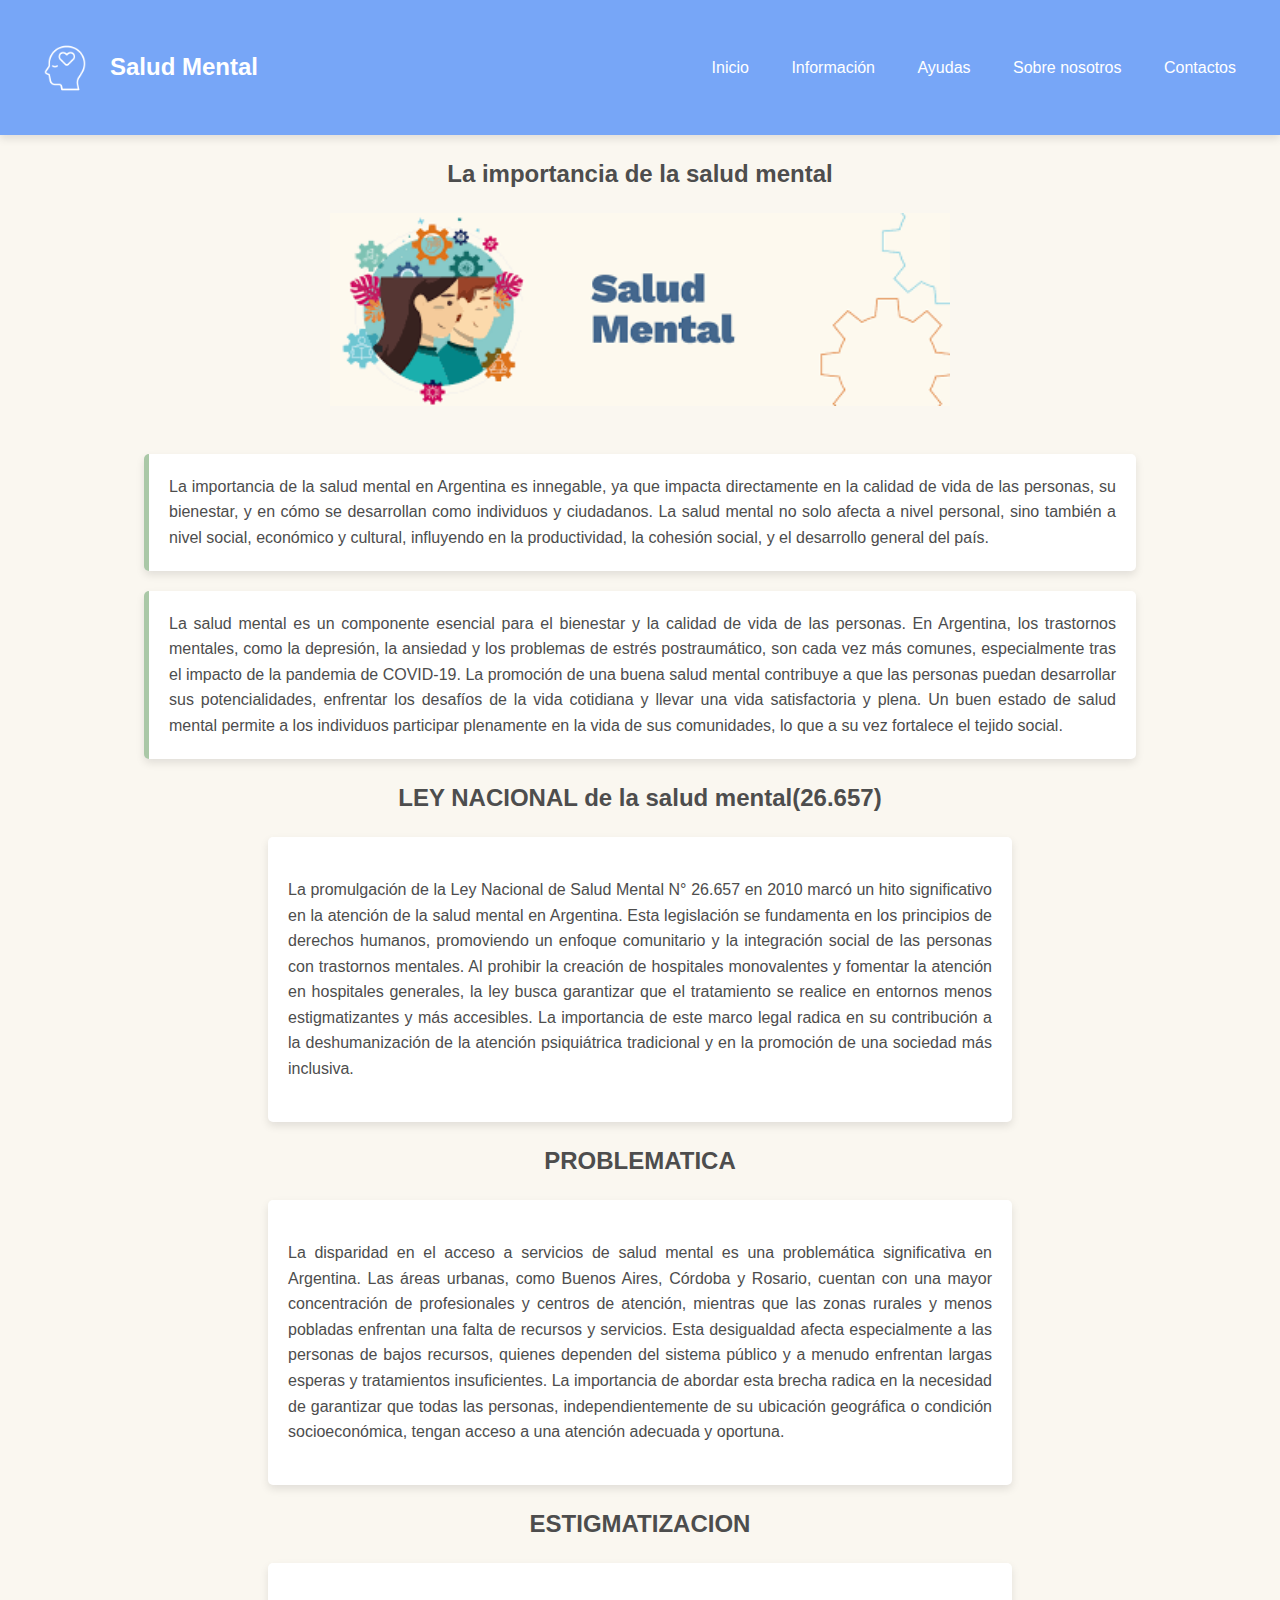
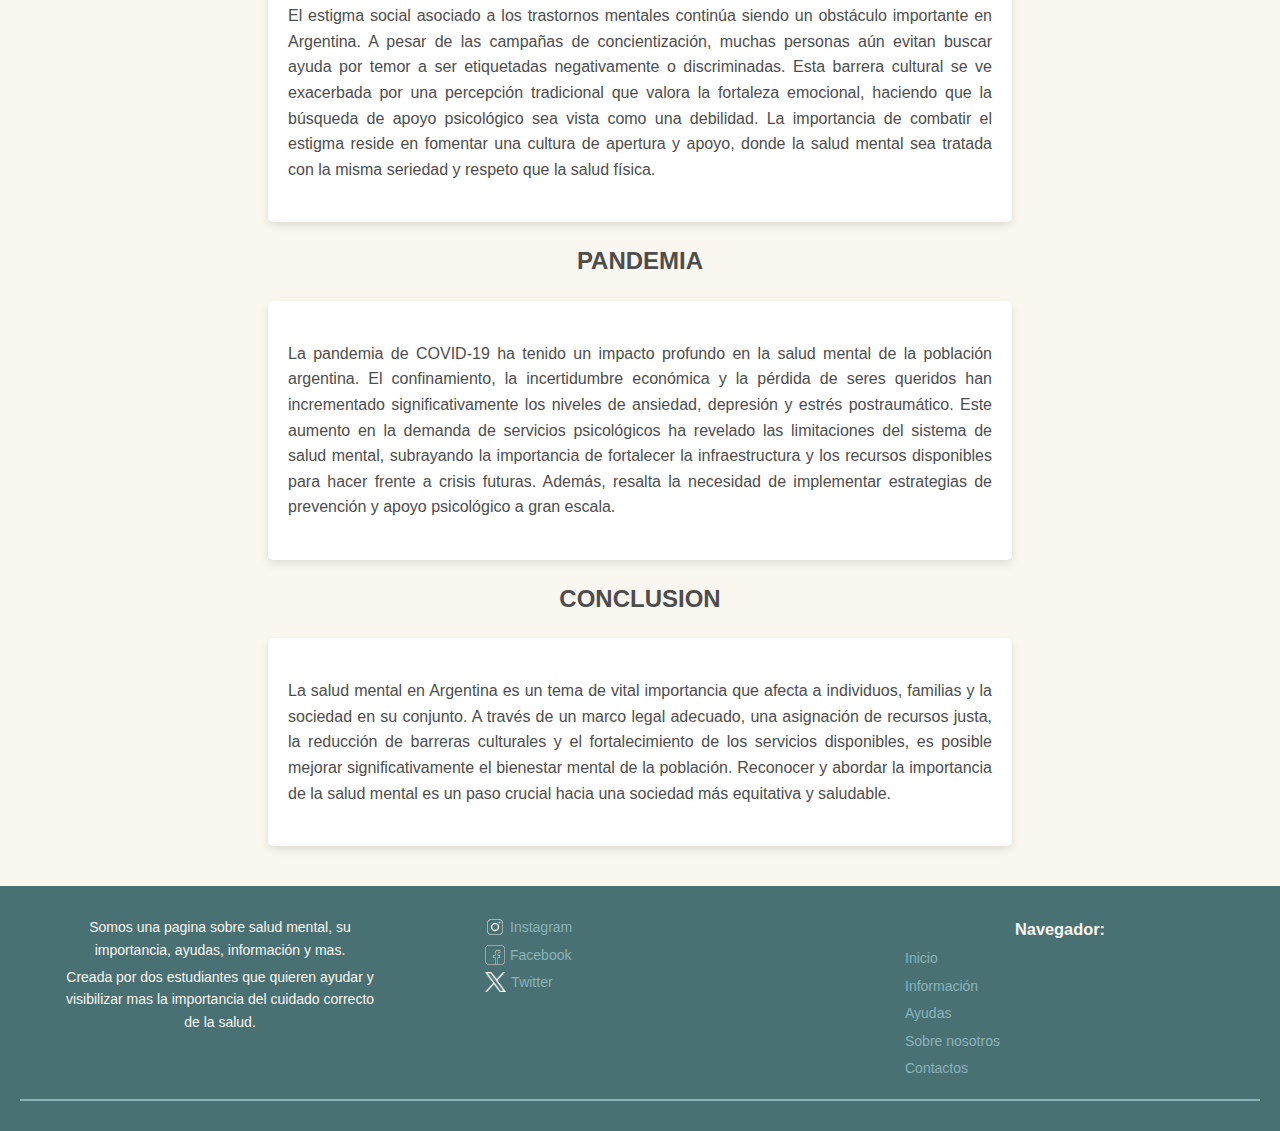
<file: index.html>
<!DOCTYPE html>
<html lang="en">

<head>
    <meta charset="UTF-8">
    <meta name="viewport" content="width=device-width, initial-scale=1.0">
    <title>Inicio</title>

    <link rel="stylesheet" href="views/css/style.css">
    <link rel="stylesheet" href="views/css/index.css">
</head>

<body>
    <header>
        <button id="btn-menu">
            <span></span>
            <span></span>
            <span></span>
        </button>

        <a href="#" class="logo">
            <img src="views/imgs/logo.png" alt="logo" title="Inicio">
            <h2 class="titulo">Salud Mental</h2>
        </a>

        <div>
            <nav class="menu">
                <a href="#">Inicio</a>
                <a href="views/pages/informacion.html">Información</a>
                <a href="views/pages/galeria.html">Ayudas</a>
                <a href="views/pages/sobreNosotros.html">Sobre nosotros</a>
                <a href="views/pages/contacto.html">Contactos</a>
            </nav>
        </div>

    </header>

    <nav id="menu" class="menu">
        <a href="#">Inicio</a>
        <a href="views/pages/informacion.html">Información</a>
        <a href="views/pages/galeria.html">Ayudas</a>
        <a href="views/pages/sobreNosotros.html">Sobre nosotros</a>
        <a href="views/pages/contacto.html">Contactos</a>
    </nav>
    <script>
        document.querySelector('#btn-menu').addEventListener('click', () =>
            document.querySelector('.menu').classList.toggle('desplegado')
        );
    </script>

    <main>

        <section>
            <h2>La importancia de la salud mental</h2>
            <img src="views/imgs/banner.png" alt="imagen">
        </section>
        <p class="dato">
            La importancia de la salud mental en Argentina es innegable, ya que impacta directamente en la calidad de
            vida de las personas,
            su bienestar, y en cómo se desarrollan como individuos y ciudadanos. La salud mental no solo afecta a nivel
            personal, sino también
            a nivel social, económico y cultural, influyendo en la productividad, la cohesión social, y el desarrollo
            general del país.
        </p>
        <p class="dato">
            La salud mental es un componente esencial para el bienestar y la calidad de vida de las personas. En
            Argentina, los trastornos mentales,
            como la depresión, la ansiedad y los problemas de estrés postraumático, son cada vez más comunes,
            especialmente tras el impacto de la pandemia de COVID-19.
            La promoción de una buena salud mental contribuye a que las personas puedan desarrollar sus potencialidades,
            enfrentar los desafíos de la vida cotidiana y llevar
            una vida satisfactoria y plena. Un buen estado de salud mental permite a los individuos participar
            plenamente en la vida de sus comunidades, lo que a su vez fortalece el tejido social.
        </p>

        <h2 class="entrar">LEY NACIONAL de la salud mental(26.657)</h2>
        <p class="parrafo">
            La promulgación de la Ley Nacional de Salud Mental N° 26.657 en 2010 marcó un hito significativo en la
            atención de la salud mental en Argentina. Esta legislación se fundamenta en los
            principios de derechos humanos, promoviendo un enfoque comunitario y la integración social de las personas
            con trastornos mentales. Al prohibir la creación de hospitales monovalentes y
            fomentar la atención en hospitales generales, la ley busca garantizar que el tratamiento se realice en
            entornos menos estigmatizantes y más accesibles. La importancia de este marco legal
            radica en su contribución a la deshumanización de la atención psiquiátrica tradicional y en la promoción de
            una sociedad más inclusiva.
        </p>
        <h2 class="entrar">PROBLEMATICA</h2>
        <p class="parrafo">La disparidad en el acceso a servicios de salud mental es una problemática significativa en
            Argentina. Las áreas urbanas, como Buenos Aires, Córdoba y Rosario, cuentan con
            una mayor concentración de profesionales y centros de atención, mientras que las zonas rurales y menos
            pobladas enfrentan una falta de recursos y servicios. Esta desigualdad afecta especialmente
            a las personas de bajos recursos, quienes dependen del sistema público y a menudo enfrentan largas esperas y
            tratamientos insuficientes. La importancia de abordar esta brecha radica en la necesidad
            de garantizar que todas las personas, independientemente de su ubicación geográfica o condición
            socioeconómica, tengan acceso a una atención adecuada y oportuna.</p>
        <h2 class="entrar">ESTIGMATIZACION</h2>
        <p class="parrafo">El estigma social asociado a los trastornos mentales continúa siendo un obstáculo importante
            en Argentina. A pesar de las campañas de concientización, muchas personas aún evitan buscar
            ayuda por temor a ser etiquetadas negativamente o discriminadas. Esta barrera cultural se ve exacerbada por
            una percepción tradicional que valora la fortaleza emocional, haciendo que la búsqueda de apoyo
            psicológico sea vista como una debilidad. La importancia de combatir el estigma reside en fomentar una
            cultura de apertura y apoyo, donde la salud mental sea tratada con la misma seriedad y respeto que la salud
            física.</p>
        <h2 class="entrar">PANDEMIA</h2>
        <p class="parrafo">La pandemia de COVID-19 ha tenido un impacto profundo en la salud mental de la población
            argentina. El confinamiento, la incertidumbre económica y la pérdida de seres queridos han incrementado
            significativamente los niveles de ansiedad, depresión y estrés postraumático. Este aumento en la demanda de
            servicios psicológicos ha revelado las limitaciones del sistema de salud mental, subrayando la importancia
            de fortalecer la infraestructura y los recursos disponibles para hacer frente a crisis futuras. Además,
            resalta la necesidad de implementar estrategias de prevención y apoyo psicológico a gran escala.
        </p>
        <h2 class="entrar">CONCLUSION</h2>
        <p class="parrafo">La salud mental en Argentina es un tema de vital importancia que afecta a individuos,
            familias y la sociedad en su conjunto. A través de un marco legal adecuado, una asignación de recursos
            justa,
            la reducción de barreras culturales y el fortalecimiento de los servicios disponibles, es posible mejorar
            significativamente el bienestar mental de la población. Reconocer y abordar la importancia de la salud
            mental
            es un paso crucial hacia una sociedad más equitativa y saludable.</p>

    </main>

    <div class="btn-up">
        <img src="views/imgs/flecha-arriba.png" alt="Subir">
    </div>


    <script>
        window.onscroll = () => {
            if (document.documentElement.scrollTop > 200) {
                document.querySelector('.btn-up').classList.add('show');
            } else {
                document.querySelector('.btn-up').classList.remove('show');
            }
        }

        document.querySelector('.btn-up').addEventListener('click', () => {
            window.scrollTo({
                top: 0,
                behavior: 'smooth'
            });
        });
    </script>

    <footer>
        <div class="datos">

            <div>
                <p>
                    Somos una pagina sobre salud mental, su importancia, ayudas, información y mas.
                </p>
                <p>
                    Creada por dos estudiantes que quieren ayudar y visibilizar mas la importancia del cuidado correcto
                    de la salud.
                </p>
            </div>
            <div class="redes">

                <a href=""><img src="views/imgs/ig.png" alt="ig" class="ig">
                    <p>Instagram</p>
                </a>
                <a href="#"><img src="views/imgs/face.png" alt="face" class="face">
                    <p>Facebook</p>
                </a>
                <a href="#"><img src="views/imgs/x.png" alt="x" class="x">
                    <p>Twitter</p>
                </a>

            </div>
            <div class="navegador">
                <h3>Navegador:</h3>
                <a href="#">Inicio</a>
                <a href="views/pages/informacion.html">Información</a>
                <a href="views/pages/galeria.html">Ayudas</a>
                <a href="views/pages/sobreNosotros.html">Sobre nosotros</a>
                <a href="views/pages/contacto.html">Contactos</a>
            </div>
        </div>
    </footer>

</body>

</html>
</file>
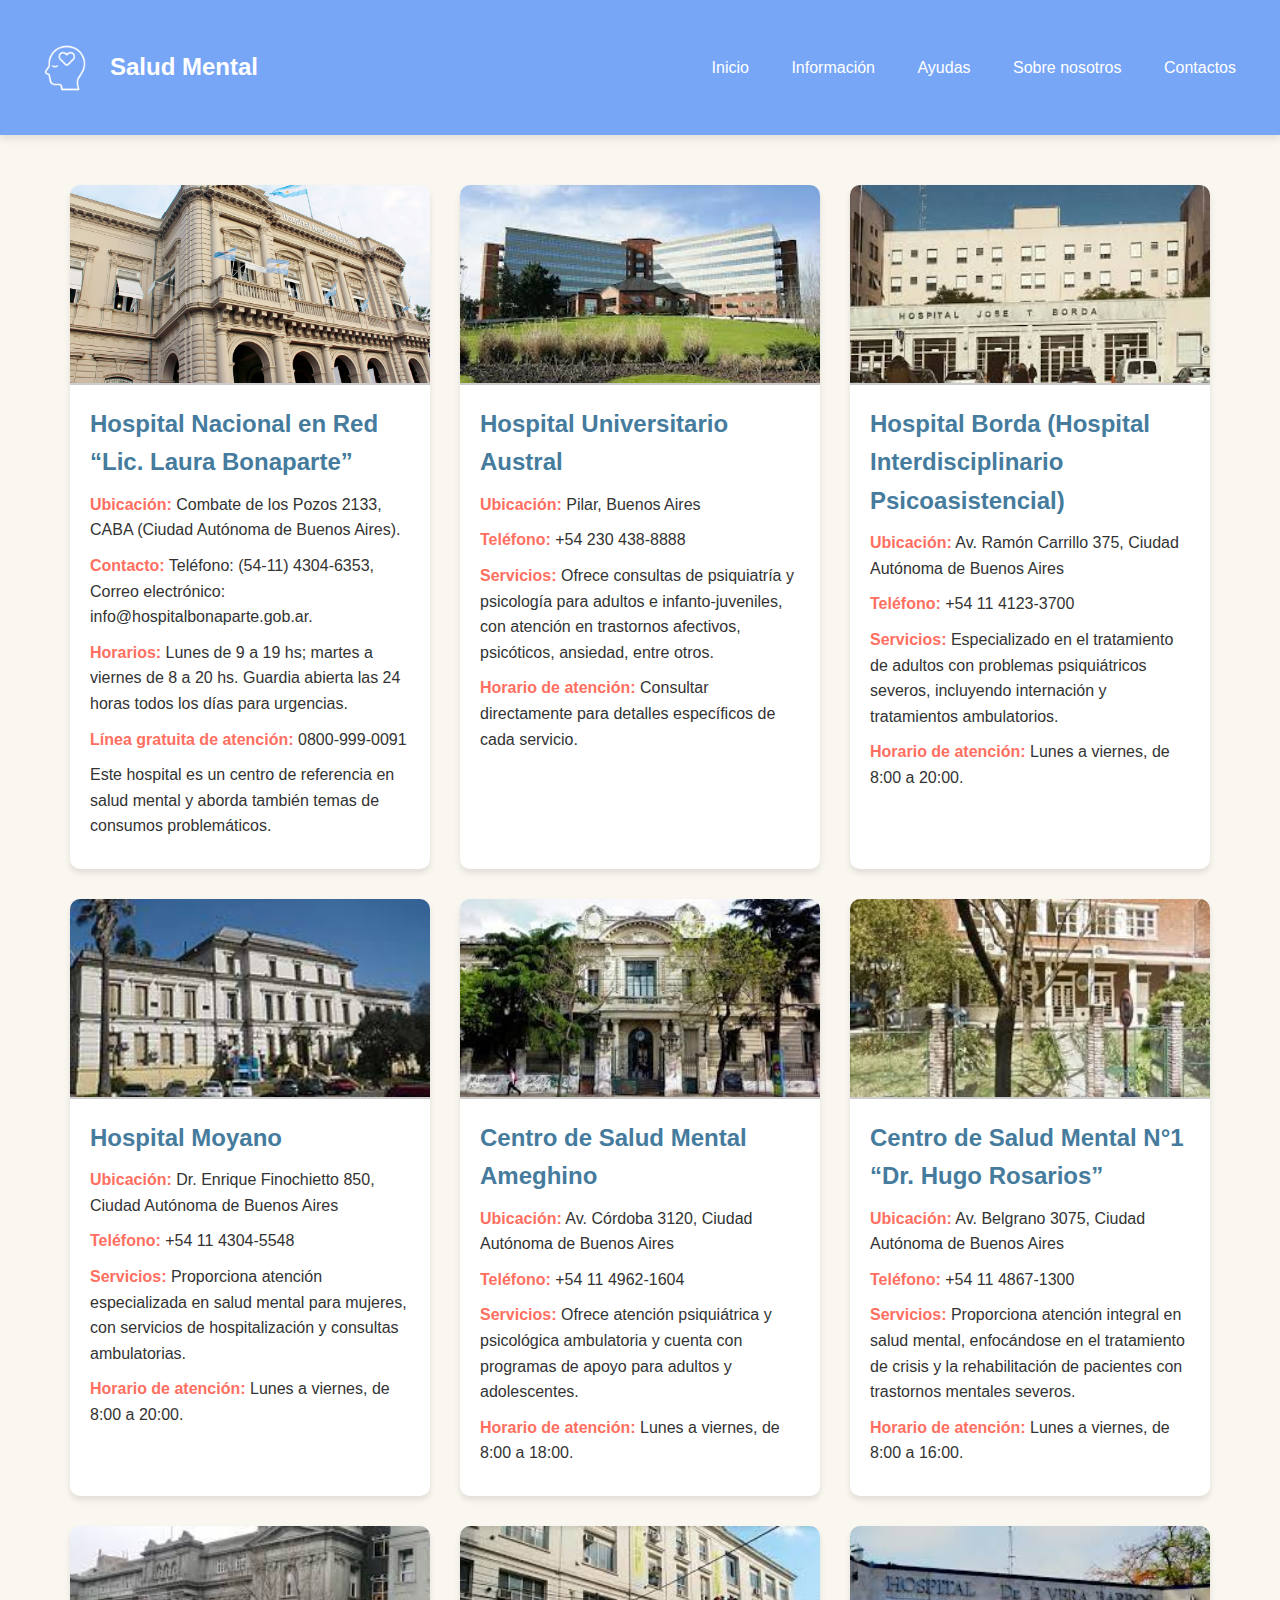
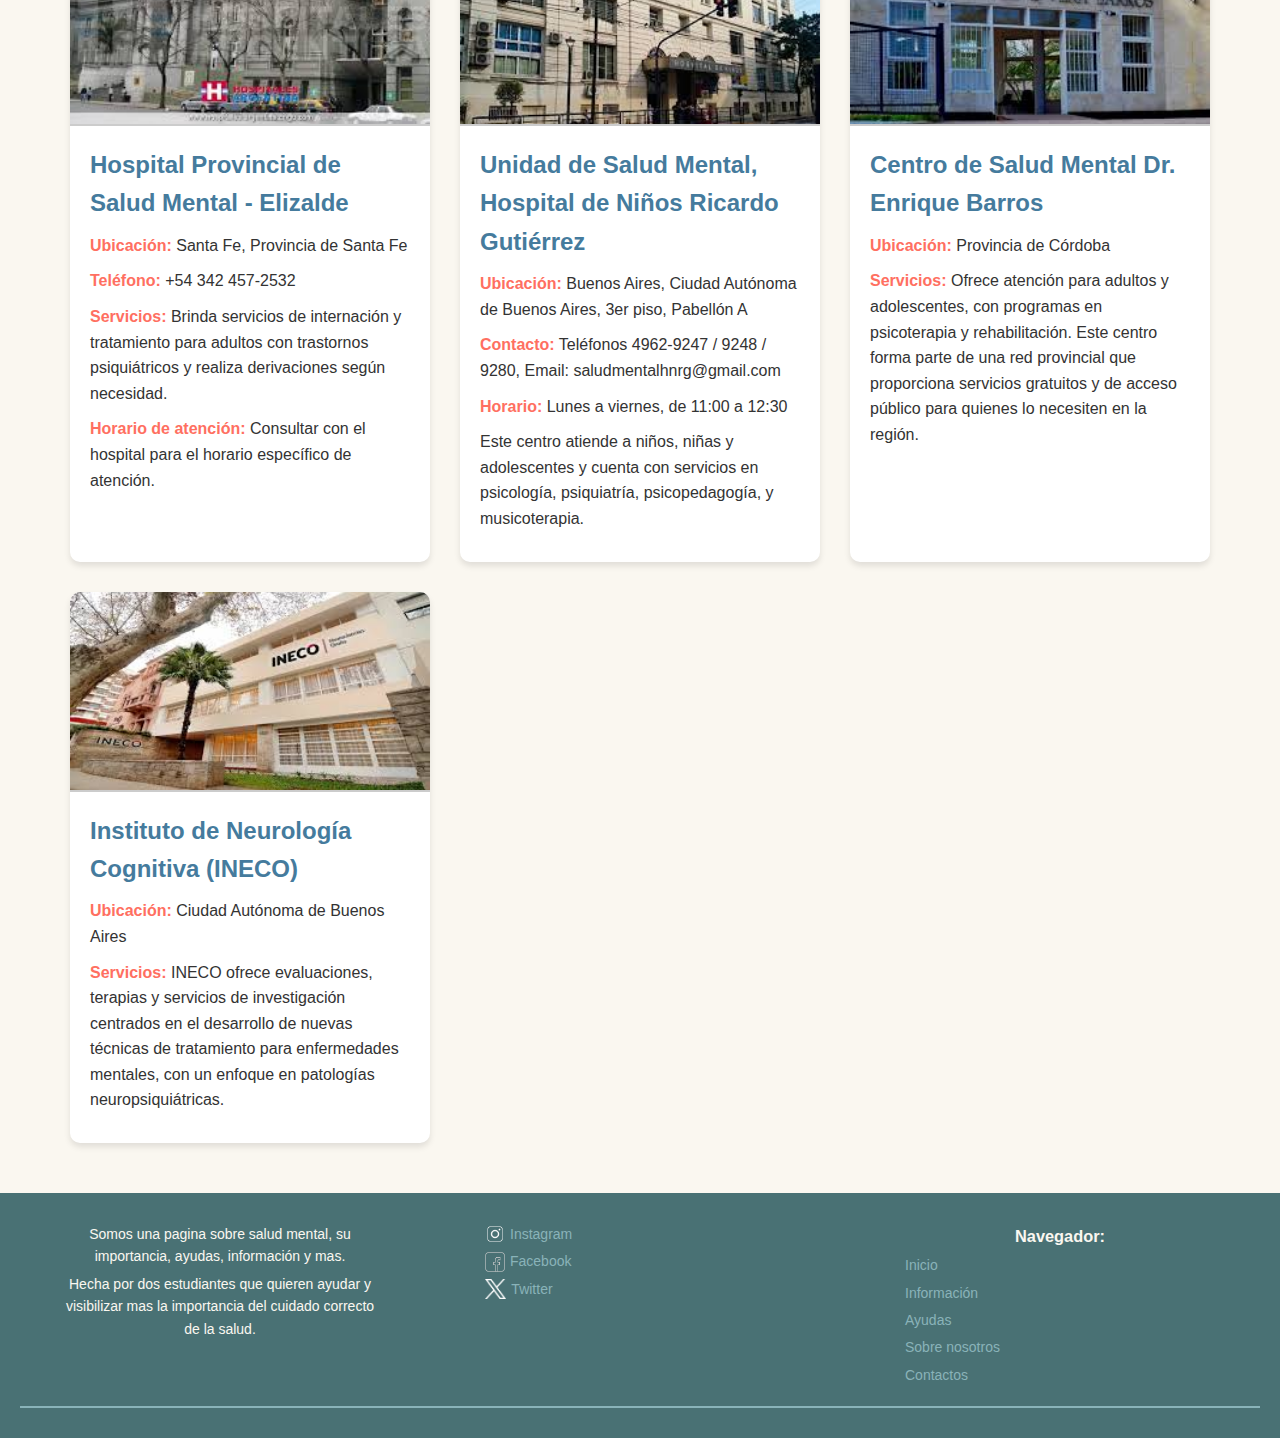
<file: views/pages/galeria.html>
<!DOCTYPE html>
<html lang="en">

<head>
    <meta charset="UTF-8">
    <meta name="viewport" content="width=device-width, initial-scale=1.0">
    <title>Ayudas</title>

    <link rel="stylesheet" href="../css/style.css">
    <link rel="stylesheet" href="../css/galeria.css">
</head>

<body>
    <header>
        <button id="btn-menu">
            <span></span>
            <span></span>
            <span></span>
        </button>
        
        <a href="../../index.html" class="logo" title="Inicio">
            <img src="../imgs/logo.png" alt="logo">
            <h2 class="titulo">Salud Mental</h2>
        </a>

        <div>
            <nav class="menu">
                <a href="../../index.html">Inicio</a>
                <a href="informacion.html">Información</a>
                <a href="galeria.html">Ayudas</a>
                <a href="sobreNosotros.html">Sobre nosotros</a>
                <a href="contacto.html">Contactos</a>
            </nav>
        </div>

    </header>

    <nav id="menu" class="menu">
        <a href="#">Inicio</a>
        <a href="views/pages/informacion.html">Información</a>
        <a href="views/pages/galeria.html">Ayudas</a>
        <a href="views/pages/sobreNosotros.html">Sobre nosotros</a>
        <a href="views/pages/contacto.html">Contactos</a>
    </nav>
    <script>
        document.querySelector('#btn-menu').addEventListener('click', () =>
            document.querySelector('.menu').classList.toggle('desplegado')
        );
    </script>

    <main>
        <div class="galeria">
            <!-- Hospital Bonaparte -->
            <section class="hospital">
                <img src="../imgs/bonaparte.jpg" alt="Hospital Bonaparte">
                <div class="hospital-info">
                    <h3>Hospital Nacional en Red “Lic. Laura Bonaparte”</h3>
                    <p><strong>Ubicación:</strong> Combate de los Pozos 2133, CABA (Ciudad Autónoma de Buenos Aires).</p>
                    <p><strong>Contacto:</strong> Teléfono: (54-11) 4304-6353, Correo electrónico: info@hospitalbonaparte.gob.ar.</p>
                    <p><strong>Horarios:</strong> Lunes de 9 a 19 hs; martes a viernes de 8 a 20 hs. Guardia abierta las 24 horas todos los días para urgencias.</p>
                    <p><strong>Línea gratuita de atención:</strong> 0800-999-0091</p>
                    <p>Este hospital es un centro de referencia en salud mental y aborda también temas de consumos problemáticos.</p>
                </div>
            </section>
    
            <!-- Hospital Universitario Austral -->
            <section class="hospital">
                <img src="../imgs/austral.jpg" alt="Hospital Universitario Austral">
                <div class="hospital-info">
                    <h3>Hospital Universitario Austral</h3>
                    <p><strong>Ubicación:</strong> Pilar, Buenos Aires</p>
                    <p><strong>Teléfono:</strong> +54 230 438-8888</p>
                    <p><strong>Servicios:</strong> Ofrece consultas de psiquiatría y psicología para adultos e infanto-juveniles, con atención en trastornos afectivos, psicóticos, ansiedad, entre otros.</p>
                    <p><strong>Horario de atención:</strong> Consultar directamente para detalles específicos de cada servicio.</p>
                </div>
            </section>
    
            <!-- Hospital Borda -->
            <section class="hospital">
                <img src="../imgs/borda.jpg" alt="Hospital Borda">
                <div class="hospital-info">
                    <h3>Hospital Borda (Hospital Interdisciplinario Psicoasistencial)</h3>
                    <p><strong>Ubicación:</strong> Av. Ramón Carrillo 375, Ciudad Autónoma de Buenos Aires</p>
                    <p><strong>Teléfono:</strong> +54 11 4123-3700</p>
                    <p><strong>Servicios:</strong> Especializado en el tratamiento de adultos con problemas psiquiátricos severos, incluyendo internación y tratamientos ambulatorios.</p>
                    <p><strong>Horario de atención:</strong> Lunes a viernes, de 8:00 a 20:00.</p>
                </div>
            </section>
    
            <!-- Hospital Moyano -->
            <section class="hospital">
                <img src="../imgs/moyano.jpg" alt="Hospital Moyano">
                <div class="hospital-info">
                    <h3>Hospital Moyano</h3>
                    <p><strong>Ubicación:</strong> Dr. Enrique Finochietto 850, Ciudad Autónoma de Buenos Aires</p>
                    <p><strong>Teléfono:</strong> +54 11 4304-5548</p>
                    <p><strong>Servicios:</strong> Proporciona atención especializada en salud mental para mujeres, con servicios de hospitalización y consultas ambulatorias.</p>
                    <p><strong>Horario de atención:</strong> Lunes a viernes, de 8:00 a 20:00.</p>
                </div>
            </section>
    
            <!-- Centro de Salud Mental Ameghino -->
            <section class="hospital">
                <img src="../imgs/ameghino.jpg" alt="Centro de Salud Mental Ameghino">
                <div class="hospital-info">
                    <h3>Centro de Salud Mental Ameghino</h3>
                    <p><strong>Ubicación:</strong> Av. Córdoba 3120, Ciudad Autónoma de Buenos Aires</p>
                    <p><strong>Teléfono:</strong> +54 11 4962-1604</p>
                    <p><strong>Servicios:</strong> Ofrece atención psiquiátrica y psicológica ambulatoria y cuenta con programas de apoyo para adultos y adolescentes.</p>
                    <p><strong>Horario de atención:</strong> Lunes a viernes, de 8:00 a 18:00.</p>
                </div>
            </section>
    
            <!-- Centro de Salud Mental N°1 “Dr. Hugo Rosarios” -->
            <section class="hospital">
                <img src="../imgs/hugo.jpg" alt="Centro de Salud Mental Dr. Hugo Rosarios">
                <div class="hospital-info">
                    <h3>Centro de Salud Mental N°1 “Dr. Hugo Rosarios”</h3>
                    <p><strong>Ubicación:</strong> Av. Belgrano 3075, Ciudad Autónoma de Buenos Aires</p>
                    <p><strong>Teléfono:</strong> +54 11 4867-1300</p>
                    <p><strong>Servicios:</strong> Proporciona atención integral en salud mental, enfocándose en el tratamiento de crisis y la rehabilitación de pacientes con trastornos mentales severos.</p>
                    <p><strong>Horario de atención:</strong> Lunes a viernes, de 8:00 a 16:00.</p>
                </div>
            </section>
    
            <!-- Hospital Provincial de Salud Mental - Elizalde -->
            <section class="hospital">
                <img src="../imgs/elizalde.jpg" alt="Hospital Elizalde">
                <div class="hospital-info">
                    <h3>Hospital Provincial de Salud Mental - Elizalde</h3>
                    <p><strong>Ubicación:</strong> Santa Fe, Provincia de Santa Fe</p>
                    <p><strong>Teléfono:</strong> +54 342 457-2532</p>
                    <p><strong>Servicios:</strong> Brinda servicios de internación y tratamiento para adultos con trastornos psiquiátricos y realiza derivaciones según necesidad.</p>
                    <p><strong>Horario de atención:</strong> Consultar con el hospital para el horario específico de atención.</p>
                </div>
            </section>
    
            <!-- Unidad de Salud Mental, Hospital de Niños Ricardo Gutiérrez -->
            <section class="hospital">
                <img src="../imgs/unidad gutiterrez.jpg" alt="Hospital de Niños Ricardo Gutiérrez">
                <div class="hospital-info">
                    <h3>Unidad de Salud Mental, Hospital de Niños Ricardo Gutiérrez</h3>
                    <p><strong>Ubicación:</strong> Buenos Aires, Ciudad Autónoma de Buenos Aires, 3er piso, Pabellón A</p>
                    <p><strong>Contacto:</strong> Teléfonos 4962-9247 / 9248 / 9280, Email: saludmentalhnrg@gmail.com</p>
                    <p><strong>Horario:</strong> Lunes a viernes, de 11:00 a 12:30</p>
                    <p>Este centro atiende a niños, niñas y adolescentes y cuenta con servicios en psicología, psiquiatría, psicopedagogía, y musicoterapia​.</p>
                </div>
            </section>
    
            <!-- Centro de Salud Mental Dr. Enrique Barros -->
            <section class="hospital">
                <img src="../imgs/enrique barrios.jpg" alt="Centro de Salud Mental Dr. Enrique Barros">
                <div class="hospital-info">
                    <h3>Centro de Salud Mental Dr. Enrique Barros</h3>
                    <p><strong>Ubicación:</strong> Provincia de Córdoba</p>
                    <p><strong>Servicios:</strong> Ofrece atención para adultos y adolescentes, con programas en psicoterapia y rehabilitación. Este centro forma parte de una red provincial que proporciona servicios gratuitos y de acceso público para quienes lo necesiten en la región.</p>
                </div>
            </section>
    
            <!-- Instituto de Neurología Cognitiva (INECO) -->
            <section class="hospital">
                <img src="../imgs/ineco.jpg" alt="Instituto de Neurología Cognitiva (INECO)">
                <div class="hospital-info">
                    <h3>Instituto de Neurología Cognitiva (INECO)</h3>
                    <p><strong>Ubicación:</strong> Ciudad Autónoma de Buenos Aires</p>
                    <p><strong>Servicios:</strong> INECO ofrece evaluaciones, terapias y servicios de investigación centrados en el desarrollo de nuevas técnicas de tratamiento para enfermedades mentales, con un enfoque en patologías neuropsiquiátricas.</p>
                </div>
            </section>
        </div>
    </main>
    
    <div class="btn-up">
        <img src="../imgs/flecha-arriba.png" alt="Subir">
    </div>


    <script>
        window.onscroll = () => {
            if (document.documentElement.scrollTop > 200) {
                document.querySelector('.btn-up').classList.add('show');
            } else {
                document.querySelector('.btn-up').classList.remove('show');
            }
        }

        document.querySelector('.btn-up').addEventListener('click', () => {
            window.scrollTo({
                top: 0,
                behavior: 'smooth'
            });
        });
    </script>

    <footer>
        <div class="datos">

            <div>
                <p>
                    Somos una pagina sobre salud mental, su importancia, ayudas, información y mas.
                </p>
                <p>
                    Hecha por dos estudiantes que quieren ayudar y visibilizar mas la importancia del cuidado correcto de la salud.
                </p>
            </div>
            <div class="redes">

                <a href=""><img src="../imgs/ig.png" alt="ig" class="ig">
                    <p>Instagram</p>
                </a>
                <a href="#"><img src="../imgs/face.png" alt="face" class="face">
                    <p>Facebook</p>
                </a>
                <a href="#"><img src="../imgs/x.png" alt="x" class="x">
                    <p>Twitter</p>
                </a>

            </div>
            <div class="navegador">
                <h3>Navegador:</h3>
                <a href="../../index.html">Inicio</a>
                <a href="informacion.html">Información</a>
                <a href="#">Ayudas</a>
                <a href="sobreNosotros.html">Sobre nosotros</a>
                <a href="contacto.html">Contactos</a>
            </div>
        </div>
    </footer>
</body>

</html>
</file>
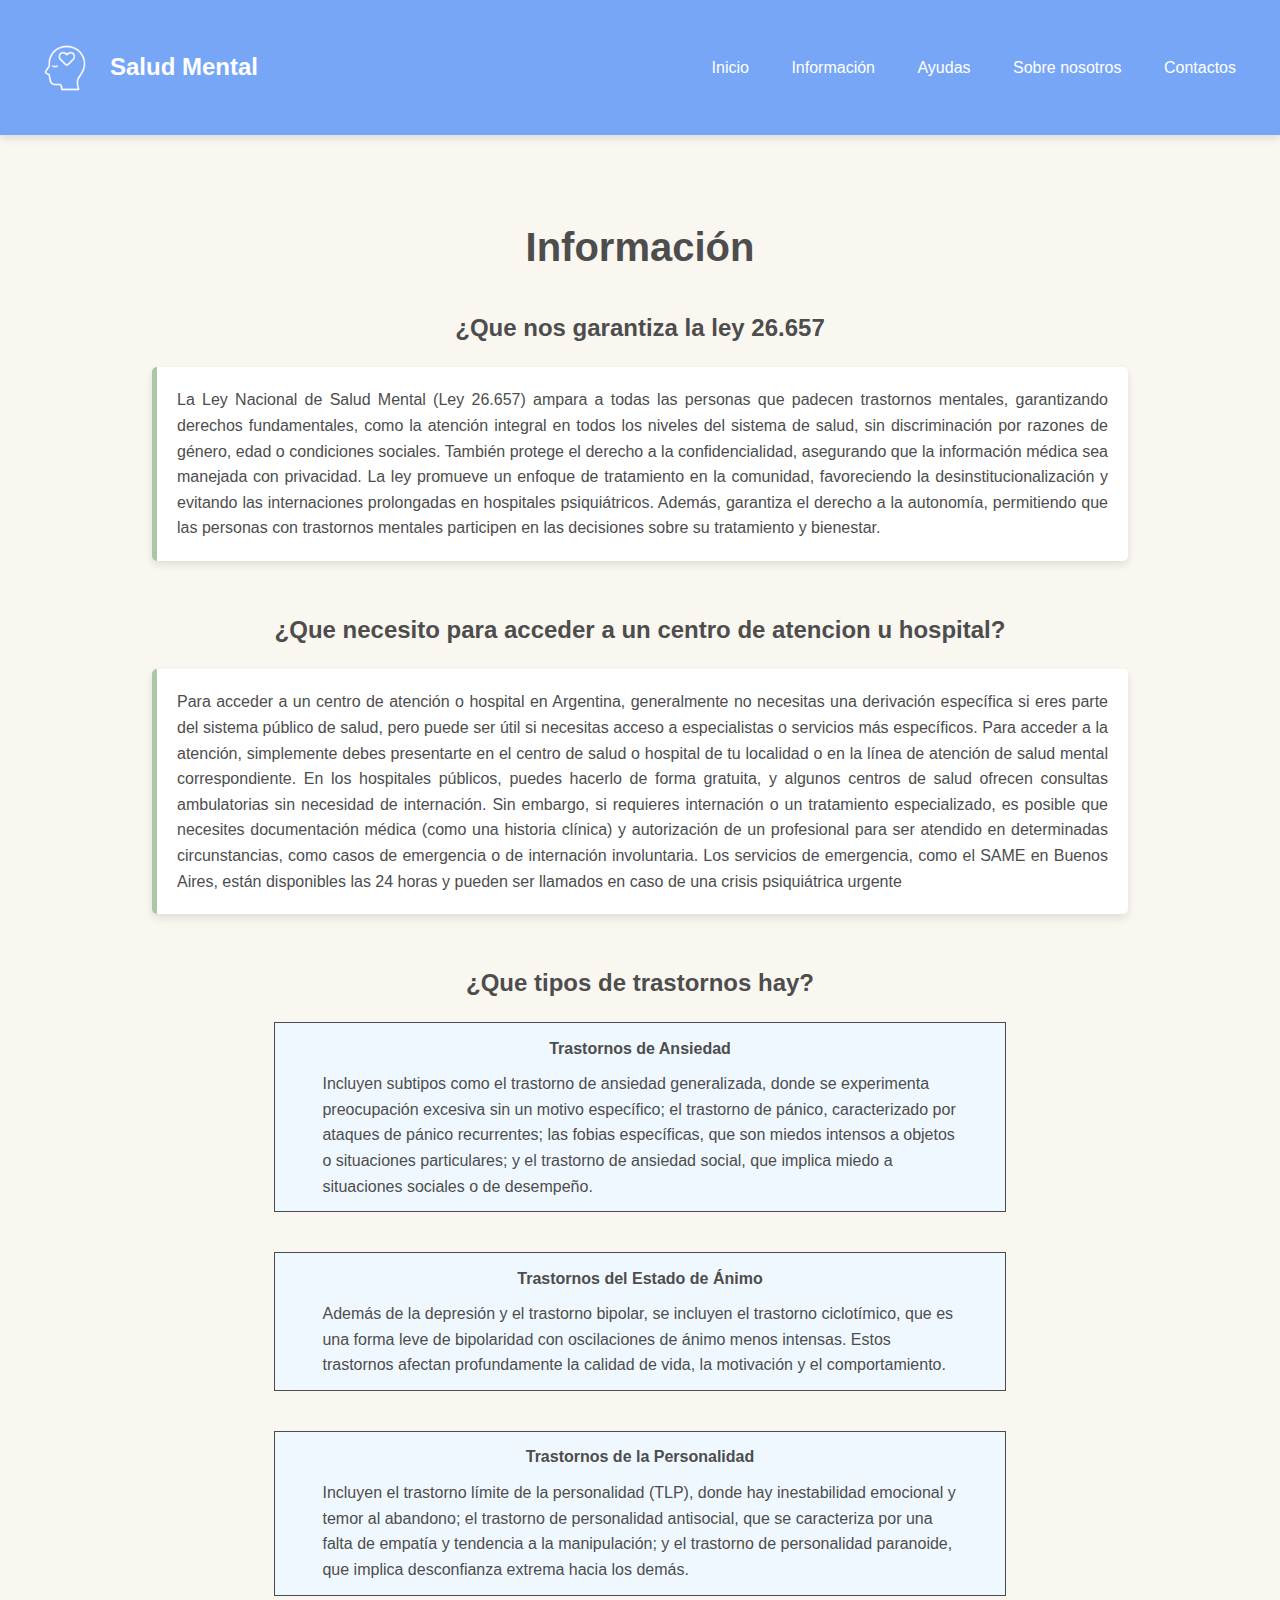
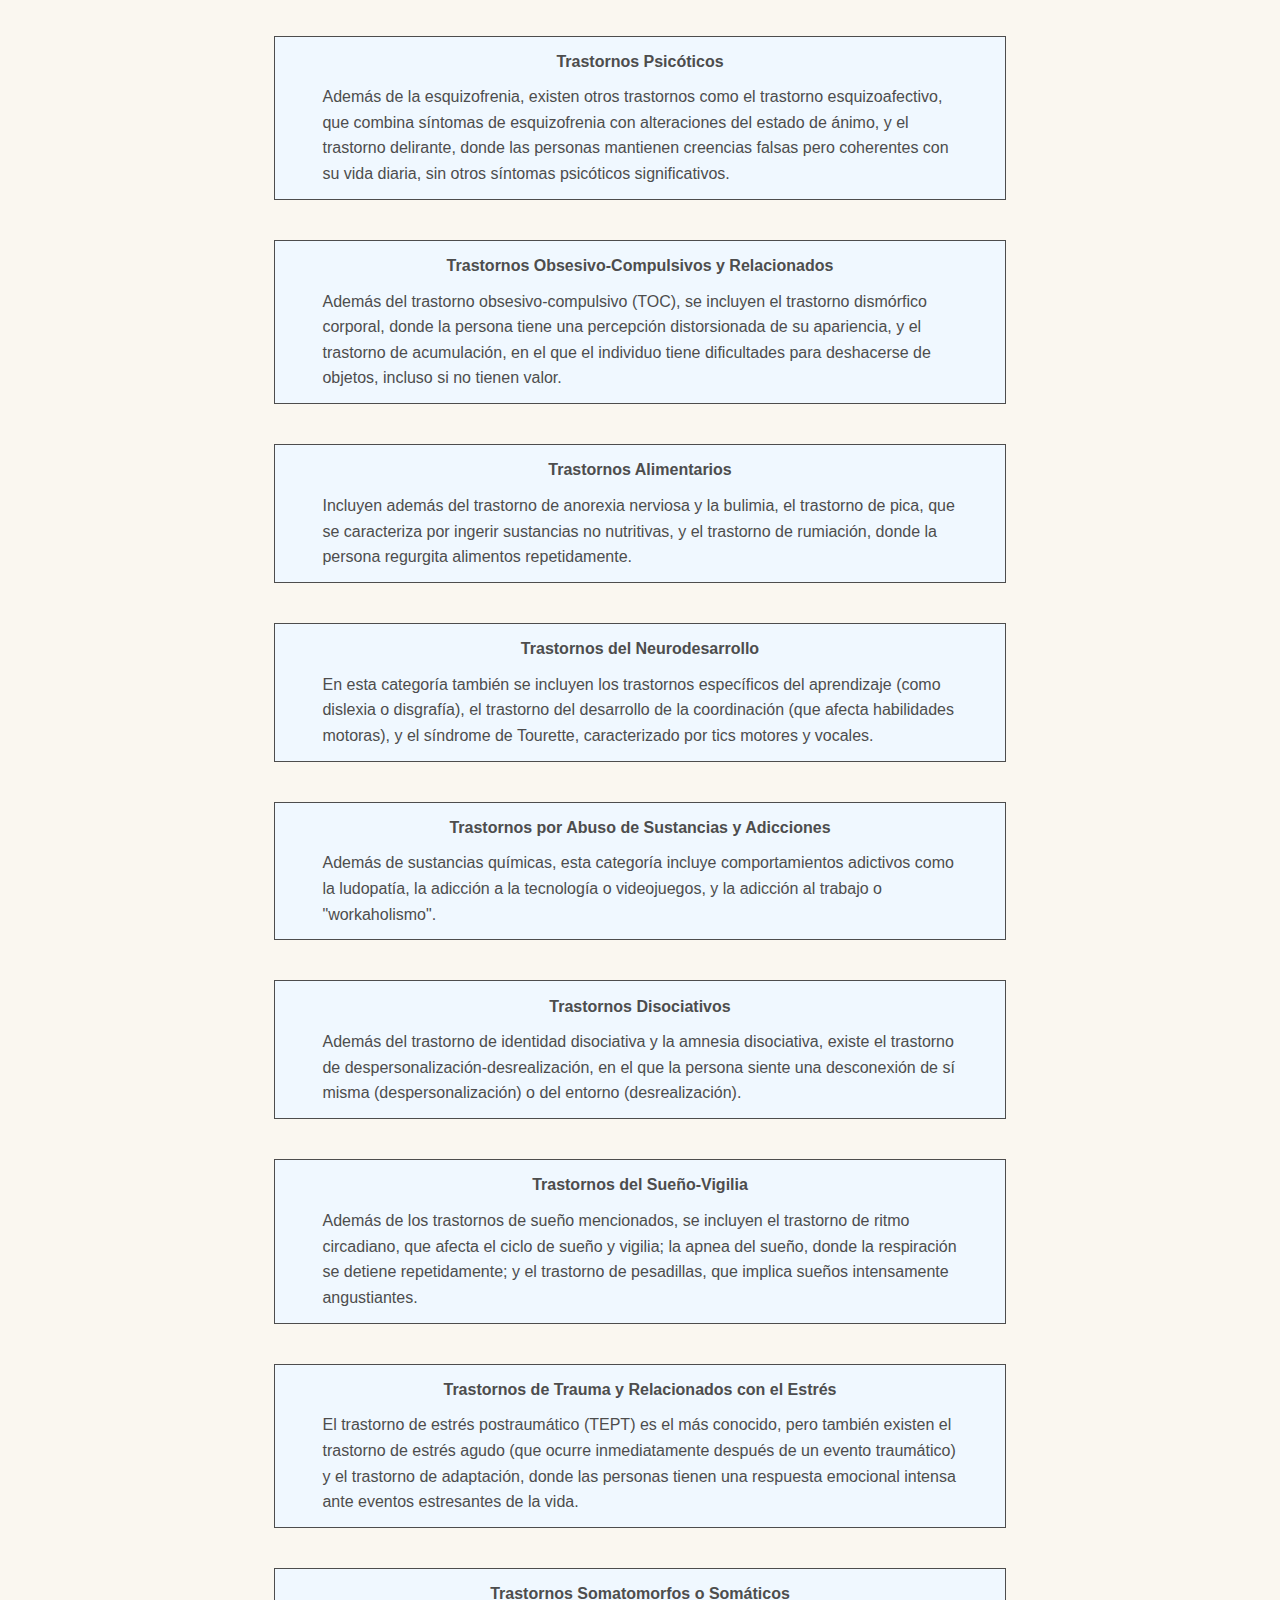
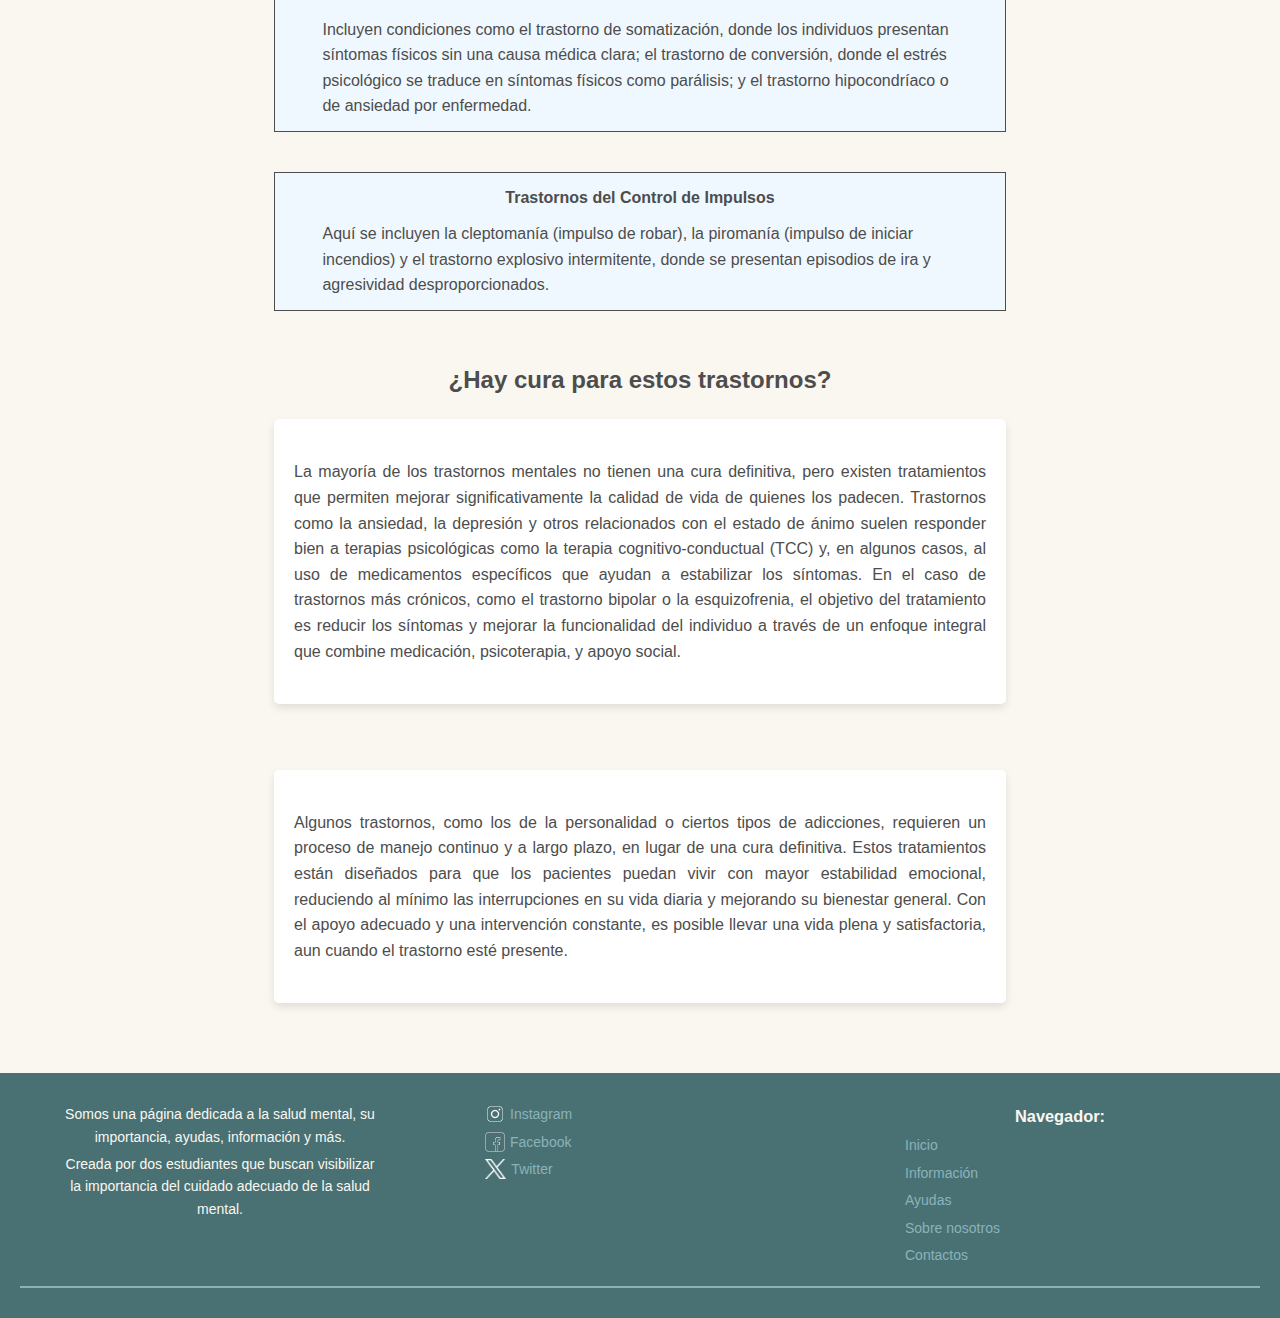
<file: views/pages/informacion.html>
<!DOCTYPE html>
<html lang="es">

<head>
    <meta charset="UTF-8">
    <meta name="viewport" content="width=device-width, initial-scale=1.0">
    <title>Información</title>
    <link rel="stylesheet" href="../css/style.css">
    <link rel="stylesheet" href="../css/info.css">
</head>

<body>
    <!-- Encabezado -->
    <header>
        <button id="btn-menu" aria-label="Abrir menú">
            <span></span>
            <span></span>
            <span></span>
        </button>
        
        <a href="../../index.html" class="logo">
            <img src="../imgs/logo.png" alt="Logo de la página" title="Inicio">
            <h2 class="titulo">Salud Mental</h2>
        </a>

        

        <nav class="menu">
            <a href="../../index.html">Inicio</a>
            <a href="#">Información</a>
            <a href="galeria.html">Ayudas</a>
            <a href="sobreNosotros.html">Sobre nosotros</a>
            <a href="contacto.html">Contactos</a>
        </nav>
    </header>

    <nav id="menu" class="menu">
        <a href="#">Inicio</a>
        <a href="views/pages/informacion.html">Información</a>
        <a href="views/pages/galeria.html">Ayudas</a>
        <a href="views/pages/sobreNosotros.html">Sobre nosotros</a>
        <a href="views/pages/contacto.html">Contactos</a>
    </nav>
    <script>
        document.querySelector('#btn-menu').addEventListener('click', () =>
            document.querySelector('.menu').classList.toggle('desplegado')
        );
    </script>

    <main>
        <!-- Sección principal -->

        <h2 class="subtitulo">Información</h2>

        <section class="entrar">
            <h2>¿Que nos garantiza la ley 26.657</h2>
        </section>
        <p class="dato">
            La Ley Nacional de Salud Mental (Ley 26.657) ampara a todas las personas que padecen trastornos mentales,
            garantizando derechos fundamentales,
            como la atención integral en todos los niveles del sistema de salud, sin discriminación por razones de
            género, edad o condiciones sociales.
            También protege el derecho a la confidencialidad, asegurando que la información médica sea manejada con
            privacidad. La ley promueve un enfoque de
            tratamiento en la comunidad, favoreciendo la desinstitucionalización y evitando las internaciones
            prolongadas en hospitales psiquiátricos. Además,
            garantiza el derecho a la autonomía, permitiendo que las personas con trastornos mentales participen en las
            decisiones sobre su tratamiento y bienestar.
        </p>
        <h2>¿Que necesito para acceder a un centro de atencion u hospital?</h2>
        <p class="dato">Para acceder a un centro de atención o hospital en Argentina, generalmente no necesitas una
            derivación específica si eres parte del sistema público de salud,
            pero puede ser útil si necesitas acceso a especialistas o servicios más específicos. Para acceder a la
            atención, simplemente debes presentarte en el centro de salud o hospital
            de tu localidad o en la línea de atención de salud mental correspondiente. En los hospitales públicos,
            puedes hacerlo de forma gratuita, y algunos centros de salud ofrecen consultas
            ambulatorias sin necesidad de internación. Sin embargo, si requieres internación o un tratamiento
            especializado, es posible que necesites documentación médica (como una historia clínica)
            y autorización de un profesional para ser atendido en determinadas circunstancias, como casos de emergencia
            o de internación involuntaria. Los servicios de emergencia, como el SAME en Buenos Aires,
            están disponibles las 24 horas y pueden ser llamados en caso de una crisis psiquiátrica urgente</p>
        <h2>¿Que tipos de trastornos hay?</h2>
        <div class="ul">
            <li >
                <strong>Trastornos de Ansiedad</strong>
                <p>Incluyen subtipos como el trastorno de ansiedad generalizada, donde se experimenta preocupación
                    excesiva sin un motivo específico; el trastorno de pánico,
                    caracterizado por ataques de pánico recurrentes; las fobias específicas, que son miedos intensos a
                    objetos o situaciones particulares; y el trastorno de ansiedad social,
                    que implica miedo a situaciones sociales o de desempeño.</p>
            </li>

            <li><strong>Trastornos del Estado de Ánimo</strong>
                <p>Además de la depresión y el trastorno bipolar, se incluyen el trastorno ciclotímico, que es una forma
                    leve de bipolaridad con oscilaciones de ánimo menos intensas.
                    Estos trastornos afectan profundamente la calidad de vida, la motivación y el comportamiento.</p>
            </li>

            <li><strong>Trastornos de la Personalidad</strong>
                <p>Incluyen el trastorno límite de la personalidad (TLP), donde hay inestabilidad emocional y temor al
                    abandono; el trastorno de personalidad antisocial,
                    que se caracteriza por una falta de empatía y tendencia a la manipulación; y el trastorno de
                    personalidad paranoide, que implica desconfianza extrema hacia los demás.</p>
            </li>

            <li><strong>Trastornos Psicóticos</strong>
                <p>Además de la esquizofrenia, existen otros trastornos como el trastorno esquizoafectivo, que combina
                    síntomas de esquizofrenia con alteraciones del estado de ánimo,
                    y el trastorno delirante, donde las personas mantienen creencias falsas pero coherentes con su vida
                    diaria, sin otros síntomas psicóticos significativos.</p>
            </li>

            <li><strong>Trastornos Obsesivo-Compulsivos y Relacionados</strong>
                <p>Además del trastorno obsesivo-compulsivo (TOC), se incluyen el trastorno dismórfico corporal, donde
                    la persona tiene una percepción distorsionada de su apariencia,
                    y el trastorno de acumulación, en el que el individuo tiene dificultades para deshacerse de objetos,
                    incluso si no tienen valor.</p>
            </li>

            <li><strong>Trastornos Alimentarios</strong>
                <p>Incluyen además del trastorno de anorexia nerviosa y la bulimia, el trastorno de pica, que se
                    caracteriza por ingerir sustancias no nutritivas,
                    y el trastorno de rumiación, donde la persona regurgita alimentos repetidamente.</p>
            </li>

            <li><strong>Trastornos del Neurodesarrollo</strong>
                <p>En esta categoría también se incluyen los trastornos específicos del aprendizaje (como dislexia o
                    disgrafía), el trastorno del desarrollo de la coordinación
                    (que afecta habilidades motoras), y el síndrome de Tourette, caracterizado por tics motores y
                    vocales.</p>
            </li>

            <li><strong>Trastornos por Abuso de Sustancias y Adicciones</strong>
                <p>Además de sustancias químicas, esta categoría incluye comportamientos adictivos como la ludopatía, la
                    adicción a la tecnología o videojuegos,
                    y la adicción al trabajo o "workaholismo".</p>
            </li>

            <li><strong>Trastornos Disociativos</strong>
                <p>Además del trastorno de identidad disociativa y la amnesia disociativa, existe el trastorno de
                    despersonalización-desrealización, en el que la persona
                    siente una desconexión de sí misma (despersonalización) o del entorno (desrealización).</p>
            </li>

            <li><strong>Trastornos del Sueño-Vigilia</strong>
                <p>Además de los trastornos de sueño mencionados, se incluyen el trastorno de ritmo circadiano, que
                    afecta el ciclo de sueño y vigilia; la apnea del sueño,
                    donde la respiración se detiene repetidamente; y el trastorno de pesadillas, que implica sueños
                    intensamente angustiantes.</p>
            </li>

            <li><strong>Trastornos de Trauma y Relacionados con el Estrés</strong>
                <p>El trastorno de estrés postraumático (TEPT) es el más conocido, pero también existen el trastorno de
                    estrés agudo (que ocurre inmediatamente después de
                    un evento traumático) y el trastorno de adaptación, donde las personas tienen una respuesta
                    emocional intensa ante eventos estresantes de la vida.</p>
            </li>

            <li><strong>Trastornos Somatomorfos o Somáticos</strong>
                <p>Incluyen condiciones como el trastorno de somatización, donde los individuos presentan síntomas
                    físicos sin una causa médica clara; el trastorno de conversión,
                    donde el estrés psicológico se traduce en síntomas físicos como parálisis; y el trastorno
                    hipocondríaco o de ansiedad por enfermedad.</p>
            </li>

            <li><strong>Trastornos del Control de Impulsos</strong>
                <p>Aquí se incluyen la cleptomanía (impulso de robar), la piromanía (impulso de iniciar incendios) y el
                    trastorno explosivo intermitente,
                    donde se presentan episodios de ira y agresividad desproporcionados.</p>
            </li>
        </div>

        <h2>¿Hay cura para estos trastornos?</h2>
        <p class="parrafo">La mayoría de los trastornos mentales no tienen una cura definitiva, pero existen tratamientos que permiten
            mejorar significativamente la calidad de vida de quienes los padecen.
            Trastornos como la ansiedad, la depresión y otros relacionados con el estado de ánimo suelen responder bien
            a terapias psicológicas como la terapia cognitivo-conductual (TCC) y, en
            algunos casos, al uso de medicamentos específicos que ayudan a estabilizar los síntomas. En el caso de
            trastornos más crónicos, como el trastorno bipolar o la esquizofrenia, el objetivo
            del tratamiento es reducir los síntomas y mejorar la funcionalidad del individuo a través de un enfoque
            integral que combine medicación, psicoterapia, y apoyo social.
        </p> <br>
        <p class="parrafo"> Algunos trastornos, como los de la personalidad o ciertos tipos de adicciones, requieren un proceso de manejo
            continuo y a largo plazo, en lugar de una cura definitiva.
            Estos tratamientos están diseñados para que los pacientes puedan vivir con mayor estabilidad emocional,
            reduciendo al mínimo las interrupciones en su vida diaria y mejorando
            su bienestar general. Con el apoyo adecuado y una intervención constante, es posible llevar una vida plena y
            satisfactoria, aun cuando el trastorno esté presente.
        </p>
    </main>

    <!-- <img src="../imgs/flecha-arriba.png" alt="Subir" class="subir"> -->


    <div class="btn-up">
        <img src="../imgs/flecha-arriba.png" alt="Subir">
    </div>


    <script>
        window.onscroll = () => {
            if (document.documentElement.scrollTop > 200) {
                document.querySelector('.btn-up').classList.add('show');
            } else {
                document.querySelector('.btn-up').classList.remove('show');
            }
        }

        document.querySelector('.btn-up').addEventListener('click', () => {
            window.scrollTo({
                top: 0,
                behavior: 'smooth'
            });
        });
    </script>

    <!-- Pie de página -->
    <footer>
        <div class="datos">
            <div>
                <p>
                    Somos una página dedicada a la salud mental, su importancia, ayudas, información y más.
                </p>
                <p>
                    Creada por dos estudiantes que buscan visibilizar la importancia del cuidado adecuado de la salud
                    mental.
                </p>
            </div>

            <!-- Redes sociales -->
            <div class="redes">
                <a href="#" aria-label="Instagram">
                    <img src="../imgs/ig.png" alt="Instagram" class="ig">
                    <p>Instagram</p>
                </a>
                <a href="#" aria-label="Facebook">
                    <img src="../imgs/face.png" alt="Facebook" class="face">
                    <p>Facebook</p>
                </a>
                <a href="#" aria-label="Twitter">
                    <img src="../imgs/x.png" alt="Twitter" class="x">
                    <p>Twitter</p>
                </a>
            </div>

            <!-- Navegador -->
            <div class="navegador">
                <h3>Navegador:</h3>
                <a href="../../index.html">Inicio</a>
                <a href="#">Información</a>
                <a href="galeria.html">Ayudas</a>
                <a href="sobreNosotros.html">Sobre nosotros</a>
                <a href="contacto.html">Contactos</a>
            </div>
        </div>
    </footer>
</body>

</html>
</file>
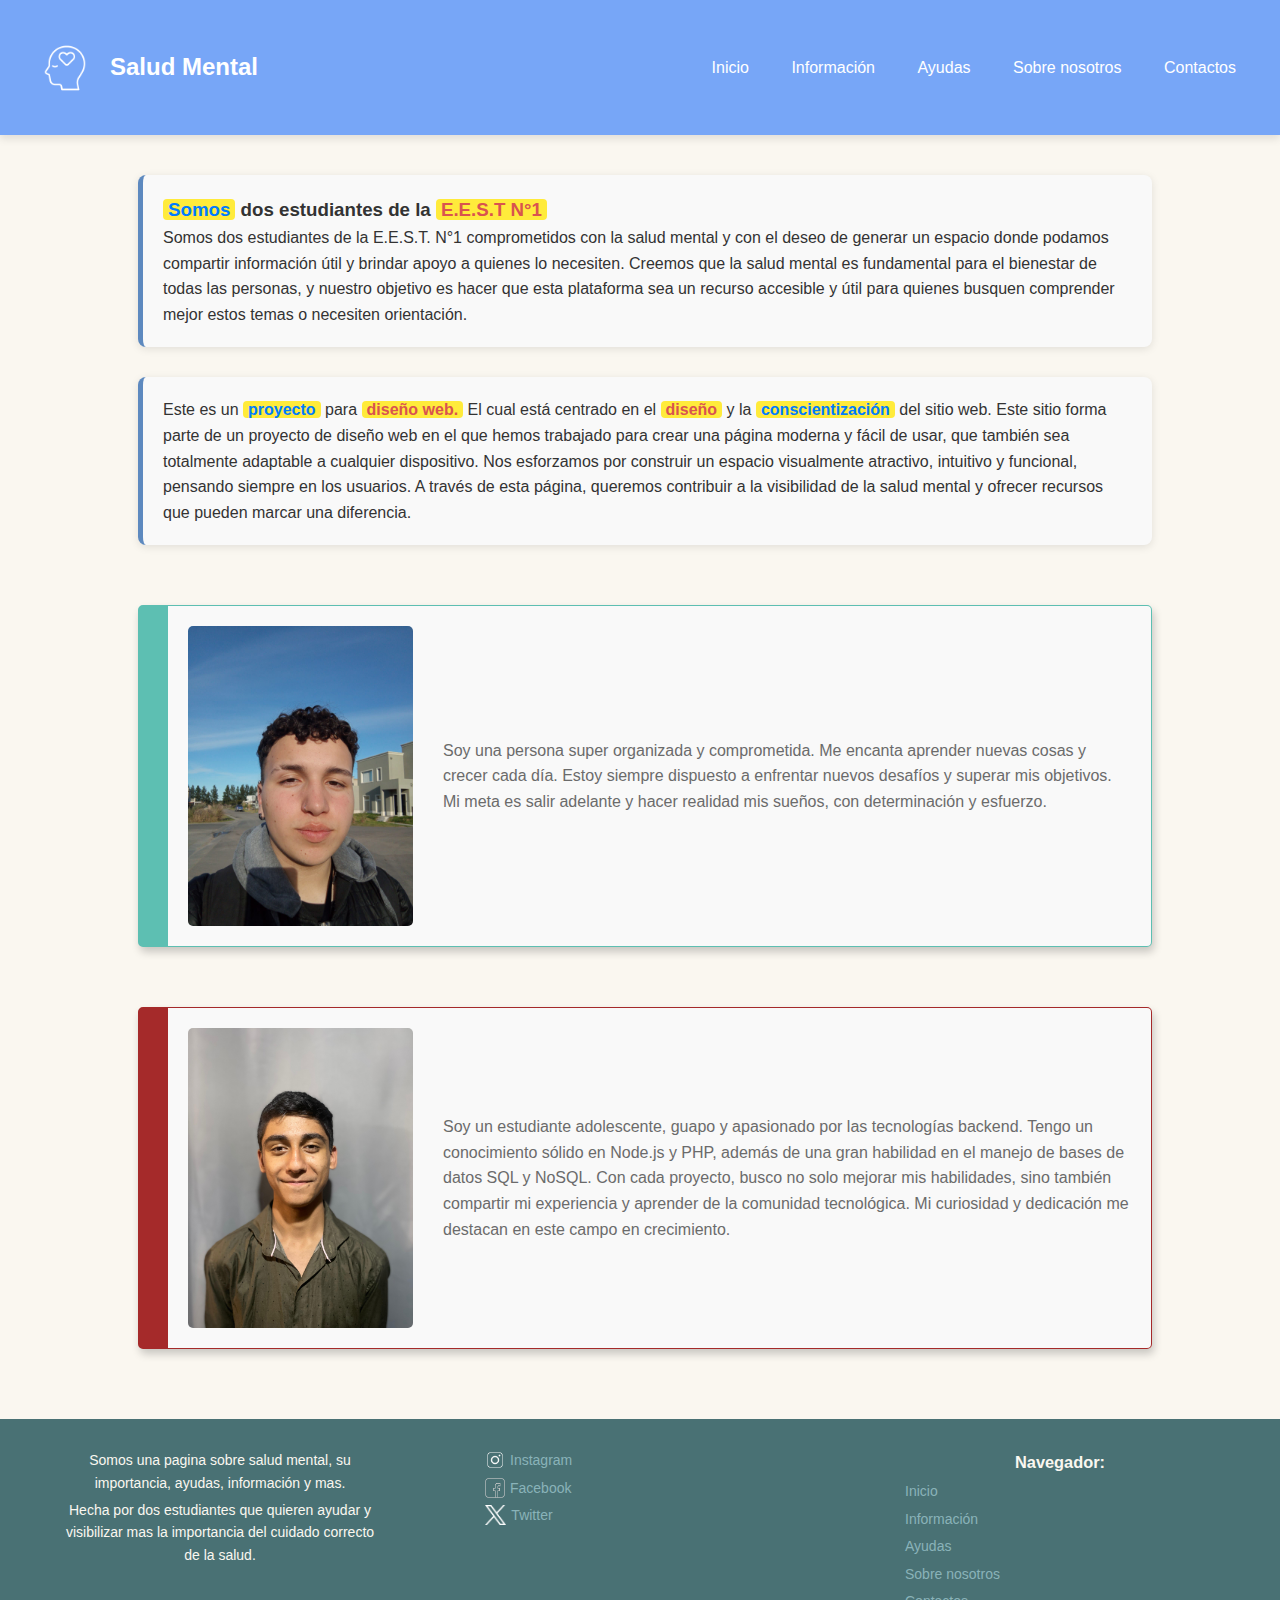
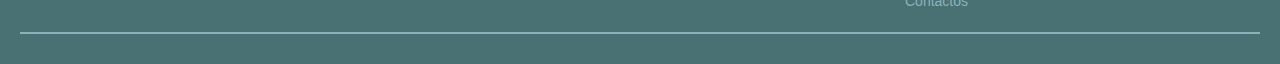
<file: views/pages/sobreNosotros.html>
<!DOCTYPE html>
<html lang="en">

<head>
    <meta charset="UTF-8">
    <meta name="viewport" content="width=device-width, initial-scale=1.0">
    <title>Sobre nosotros</title>

    <link rel="stylesheet" href="../css/style.css">
    <link rel="stylesheet" href="../css/sobre.css">
</head>

<body>
    <header>
        <button id="btn-menu">
            <span></span>
            <span></span>
            <span></span>
        </button>
        
        <a href="../../index.html" class="logo" title="Inicio">
            <img src="../imgs/logo.png" alt="logo">
            <h2 class="titulo">Salud Mental</h2>
        </a>

        

        <div>
            <nav class="menu">
                <a href="../../index.html">Inicio</a>
                <a href="informacion.html">Información</a>
                <a href="galeria.html">Ayudas</a>
                <a href="sobreNosotros.html">Sobre nosotros</a>
                <a href="contacto.html">Contactos</a>
            </nav>
        </div>

    </header>

    <nav id="menu" class="menu">
        <a href="#">Inicio</a>
        <a href="views/pages/informacion.html">Información</a>
        <a href="views/pages/galeria.html">Ayudas</a>
        <a href="views/pages/sobreNosotros.html">Sobre nosotros</a>
        <a href="views/pages/contacto.html">Contactos</a>
    </nav>
    <script>
        document.querySelector('#btn-menu').addEventListener('click', () =>
            document.querySelector('.menu').classList.toggle('desplegado')
        );
    </script>
    <main class="presentation-container">
        <!-- Sección: Somos -->
        <div>
            <section>
                <h3 class="title">
                    <span class="highlight azul">Somos</span> dos estudiantes de la
                    <span class="highlight rojo">E.E.S.T N°1</span>
                </h3>
                <p>
                    Somos dos estudiantes de la E.E.S.T. N°1 comprometidos con la salud mental y con el deseo de generar
                    un
                    espacio donde podamos compartir información
                    útil y brindar apoyo a quienes lo necesiten. Creemos que la salud mental es fundamental para el
                    bienestar de todas las personas, y nuestro objetivo es
                    hacer que esta plataforma sea un recurso accesible y útil para quienes busquen comprender mejor
                    estos
                    temas o necesiten orientación.
                </p>
            </section>

            <!-- Sección: Proyecto -->
            <section>
                <p>
                    Este es un <span class="highlight azul">proyecto</span> para
                    <span class="highlight rojo">diseño web.</span> El cual está
                    centrado en el <span class="highlight rojo">diseño</span> y la
                    <span class="highlight azul">conscientización</span> del sitio web. Este sitio forma parte de un
                    proyecto de diseño web en el que hemos trabajado para crear una página moderna y fácil de usar,
                    que también sea totalmente adaptable a cualquier dispositivo. Nos esforzamos por construir un
                    espacio
                    visualmente atractivo,
                    intuitivo y funcional, pensando siempre en los usuarios. A través de esta página, queremos
                    contribuir a
                    la visibilidad de la salud mental
                    y ofrecer recursos que pueden marcar una diferencia.
                </p>
            </section>
        </div>


        <section class="neu">
            <img src="../imgs/neu.jpg" alt="Neu">
            <p>
                Soy una persona super organizada y comprometida. Me encanta aprender nuevas cosas y crecer cada día.
                Estoy siempre dispuesto a enfrentar nuevos desafíos y superar mis objetivos. Mi meta es salir adelante y
                hacer realidad mis sueños, con determinación y esfuerzo.
            </p>
        </section>
        <section class="cuan">
            <img src="../imgs/juan.jpg" alt="Cuan">
            <p>
                Soy un estudiante adolescente, guapo y apasionado por las tecnologías backend. Tengo un conocimiento
                sólido en Node.js y PHP, además de una gran habilidad en el manejo de bases de datos SQL y NoSQL. Con
                cada proyecto, busco no solo mejorar mis habilidades, sino también compartir mi experiencia y aprender
                de la comunidad tecnológica. Mi curiosidad y dedicación me destacan en este campo en crecimiento.
            </p>
        </section>
    </main>

    <div class="btn-up">
        <img src="../imgs/flecha-arriba.png" alt="Subir">
    </div>


    <script>
        window.onscroll = () => {
            if (document.documentElement.scrollTop > 200) {
                document.querySelector('.btn-up').classList.add('show');
            } else {
                document.querySelector('.btn-up').classList.remove('show');
            }
        }

        document.querySelector('.btn-up').addEventListener('click', () => {
            window.scrollTo({
                top: 0,
                behavior: 'smooth'
            });
        });
    </script>

    <footer>
        <div class="datos">
            <div>
                <p>
                    Somos una pagina sobre salud mental, su importancia, ayudas, información y mas.
                </p>
                <p>
                    Hecha por dos estudiantes que quieren ayudar y visibilizar mas la importancia del cuidado correcto
                    de la salud.
                </p>
            </div>
            <div class="redes">

                <a href=""><img src="../imgs/ig.png" alt="ig" class="ig">
                    <p>Instagram</p>
                </a>
                <a href="#"><img src="../imgs/face.png" alt="face" class="face">
                    <p>Facebook</p>
                </a>
                <a href="#"><img src="../imgs/x.png" alt="x" class="x">
                    <p>Twitter</p>
                </a>

            </div>
            <div class="navegador">
                <h3>Navegador:</h3>
                <a href="../../index.html">Inicio</a>
                <a href="informacion.html">Información</a>
                <a href="galeria.html">Ayudas</a>
                <a href="#">Sobre nosotros</a>
                <a href="contacto.html">Contactos</a>
            </div>
        </div>
    </footer>
</body>

</html>
</file>
<file: views/css/style.css>
/* Estilos generales */
* {
    padding: 0;
    margin: 0;
    box-sizing: border-box;
}

body {
    font-family: Verdana, Geneva, Tahoma, sans-serif;
    display: flex;
    flex-direction: column;
    background-color: #FAF7F0;
    line-height: 1.6;
    color: #4D4D4D;
}

header {
    display: flex;
    justify-content: space-between;
    align-items: center;
    min-height: 15vh;
    width: 100%;
    background-color: #77A6F7;
    padding: 15px 20px;
    box-shadow: 0 4px 8px rgba(0, 0, 0, 0.1);
}

header a {
    padding: 10px 20px;
    color: #FFFFFF;
    text-decoration: none;
    font-family: Arial, Helvetica, sans-serif;
}

header a img {
    transition: 0.5s ease;
}

header a img:hover {
    filter: drop-shadow(5px 5px 10px #FFFFFF);
}

.logo {
    display: flex;
    align-items: center;
    margin-right: 50px;
}

.logo img {
    height: 50px;
    margin-right: 20px;
}

nav a {
    margin-right: 10px;
    padding: 10px 14px;
    border-radius: 4px;
    transition: background-color 0.3s ease;
}

nav a:hover {
    background-color: #AAC8A7;
    /* Suave cambio de color */
    color: #4D4D4D;
}

main {
    margin: 20px 0px;
    padding: 0 20px;
    min-height: 100vh;
}

.dato {
    border-left: 5px solid #AAC8A7;
    padding: 20px;
    background-color: #FFFFFF;
    color: #4D4D4D;
    width: 80%;
    margin: 20px auto;
    text-align: justify;
    box-shadow: 0 4px 8px rgba(0, 0, 0, 0.1);
    border-radius: 5px;
}

.parrafo {
    padding: 40px 20px;
    background-color: #FFFFFF;
    width: 60%;
    margin: 20px auto;
    text-align: justify;
    box-shadow: 0 4px 8px rgba(0, 0, 0, 0.1);
    border-radius: 5px;
}

footer {
    padding: 30px 20px;
    margin-top: auto;
    background-color: #497174;
    color: #FAF7F0;
    font-size: 14px;
    text-align: center;
}

.datos {
    display: flex;
    justify-content: space-around;
    padding-bottom: 20px;
    border-bottom: 2px solid #89B3B9;
    gap: 20px;
}

.datos div {
    font-size: 14px;
    width: 25%;
    color: #FAF7F0;
    display: flex;
    flex-direction: column;
    gap: 5px;
}

.datos div a {
    display: flex;
    gap: 5px;
    text-decoration: none;
    color: #89B3B9;
    transition: color 0.3s ease;
}

.datos div a:hover {
    color: #AAC8A7;
}

.navegador a:hover {
    border-bottom: 2px solid #89B3B9;
}

.redes a {
    display: flex;
    align-items: center;
    transition: 0.5s ease;
}

.redes a:hover {
    filter: drop-shadow(0 0 20px #FFFFFF);
}

.redes a img {
    max-height: 20px;
}

#btn-menu,
#menu,
.desplegado {
    display: none;
}

.highlight {
    font-weight: bold;
}

.azul {
    color: #007BFF;
}

.rojo {
    color: #D9534F;
}

.description {
    font-size: 1.1rem;
    color: #555;
    text-align: justify;
}

span {
    background-color: #ffeb3b;
    padding: 0 5px;
    border-radius: 4px;
}

span:hover {
    background-color: #f9e52f;
    cursor: pointer;
}

.btn-up {
    scale: 0;
    position: fixed;
    bottom: 50px;
    right: 20px;
    border-radius: 50%;
    cursor: pointer;
    transition: all .2s ease-in;
}

.btn-up img {
    height: 60px;
}

.show {
    display: block;
    scale: 1;
    transition: all .5s ease;
}

@media (max-width:920px) {
    .menu a {
        padding: 0;
    }

    .menu {
        display: flex;
        transform: translateX(-100%);
        flex-direction: column;
        justify-content: center;
        background-color: #77A6F7;
        position: absolute;
        height: 90vh;
        top: 80px;
        left: 0;
        z-index: 1;
        transition: all .5s ease;
        gap: 20px;
        border-radius: 0 0 10px 0;
    }

    .desplegado {
        transition: all .7s ease;
        transform: translateX(0%);
    }

    .menu a {
        color: #FFFFFF;
        text-decoration: none;
        font-family: Arial, Helvetica, sans-serif;
        padding: 0 20px;
        border-right: 4px solid whitesmoke;
        border-radius: 0px;
        font-size: 18px;
    }

    #btn-menu {
        cursor: pointer;
        height: 30px;
        width: 30px;
        border: 2px solid #FFFFFF;
        background-color: transparent;
        border-radius: 5px;
        display: flex;
        flex-direction: column;
        justify-content: center;
        align-items: center;
        gap: 5px;
    }



    #btn-menu span {
        background-color: #FFFFFF;
        height: 2px;
        width: 14px;
        border-radius: 5px;
    }
}

@media (max-width:600px) {
    .logo {
        margin: 0;
        flex-direction: row-reverse;
        position: absolute;
        right: 0px;
        gap: 15px;
    }

    .entrar img {
        margin: 20px 0;
        width: 100%;
    }

    .datos {
        flex-direction: column;
        align-items: center;
        gap: 20px;
    }

    .datos div {
        width: 100%;
        padding: 20px 0;
    }

    .parrafo {
        width: 90%;
    }
}
</file>
<file: views/css/index.css>
section {
    text-align: center;
}

section img {
    margin: 20px 0;
    width: 50%
}

.entrar {
    text-align: center;
    animation: entrar 3s forwards;
}

@keyframes entrar {
    0% {
        transform: translateX(-800px);
    }
}

@media(max-width:920px) {
    section img {
        width: 100%;
    }
}
</file>
<file: views/css/galeria.css>
/* Información de cada hospital */
.hospital-info {
    padding: 20px;
    color: #333;
}

.hospital-info h3 {
    font-size: 1.5em;
    color: #457B9D;
    margin-bottom: 10px;
}

.hospital-info p {
    font-size: 1em;
    line-height: 1.6;
    margin-bottom: 10px;
}

.hospital-info p strong {
    color: #FF6F61;
}

/* Estilo General de la Galería */
.galeria {
    display: grid;
    grid-template-columns: repeat(auto-fill, minmax(300px, 1fr));
    gap: 30px;
    padding: 30px;
    max-width: 1200px;
    margin: 0 auto;
}

/* Estilo de cada hospital */
.hospital {
    background-color: #fff;
    border-radius: 10px;
    box-shadow: 0 4px 6px rgba(0, 0, 0, 0.1);
    overflow: hidden;
    display: flex;
    flex-direction: column;
    transition: transform 0.3s ease, box-shadow 0.3s ease;
}

.hospital:hover {
    transform: translateY(-10px);
    box-shadow: 0 6px 12px rgba(0, 0, 0, 0.15);
}

/* Imagen del hospital */
.hospital img {
    width: 100%;
    height: 200px;
    object-fit: cover;
    border-bottom: 2px solid #ccc;
}

@media (max-width:600px) {
    header a {
        margin: 0;
    }
}
</file>
<file: views/css/info.css>
main {
    padding: 30px;
    display: flex;
    flex-direction: column;
    align-items: center;
}

main p {
    width: 80%;
}

main h2 {
    margin-top: 30px;
}

.ul {
    display: flex;
    flex-direction: column;
    align-items: center;
}

li p {
    margin-top: 10px;
    width: 90%;
}

li {
    display: flex;
    flex-direction: column;
    align-items: center;
    list-style: none;
    margin: 20px;
    background-color: aliceblue;
    padding: 1%;
    border: 1px solid;
    width: 60%;
}

.subtitulo {
    font-size: 40px;
}

@media (max-width:600px) {

    main {
        padding: 10px;
    }

   main p,
   li p
   {
    font-size: 18px;
   }

    .dato {
        width: 80% !important;
    }
}
</file>
<file: views/css/sobre.css>
section {
    margin-left: 10px;
    border-radius: 3px;
    border-left: 5px solid #5D89BF;
    padding-left: 30px;
}

.presentation-container {
    display: flex;
    flex-direction: column;
    align-items: center;
    gap: 30px;
    width: 80%;
    margin: 0 auto;
    padding: 40px 0;
    font-family: 'Arial', sans-serif;
    color: #333;
}

.cuan {
    display: flex;
    align-items: center;
    gap: 30px;
    border-radius: 5px;
    border: brown 1px solid;
    border-left:30px solid brown;
    box-shadow: 2px 5px 8px rgba(0, 0, 0, .2);
}

.cuan img {
    border-radius: 5px;
    height: 300px;
}

.cuan p {
    color: rgb(107, 107, 107);
}

.neu {
    display: flex;
    align-items: center;
    gap: 30px;
    border-radius: 5px;
    box-shadow: 2px 5px 8px rgba(0, 0, 0, .2);
    border: #5dbfb2 1px solid;
    border-left:30px solid #5dbfb2;
}

.neu img {
    border-radius: 5px;
    height: 300px;
}

.neu p {
    color: rgb(107, 107, 107);
}

section {
    margin-bottom: 30px;
    background-color: #f9f9f9;
    padding: 20px;
    border-radius: 8px;
    box-shadow: 0 2px 8px rgba(0, 0, 0, 0.1);
}


@media (max-width:600px) {
    .cuan, .neu {
        flex-direction: column;
    }
}
</file>
